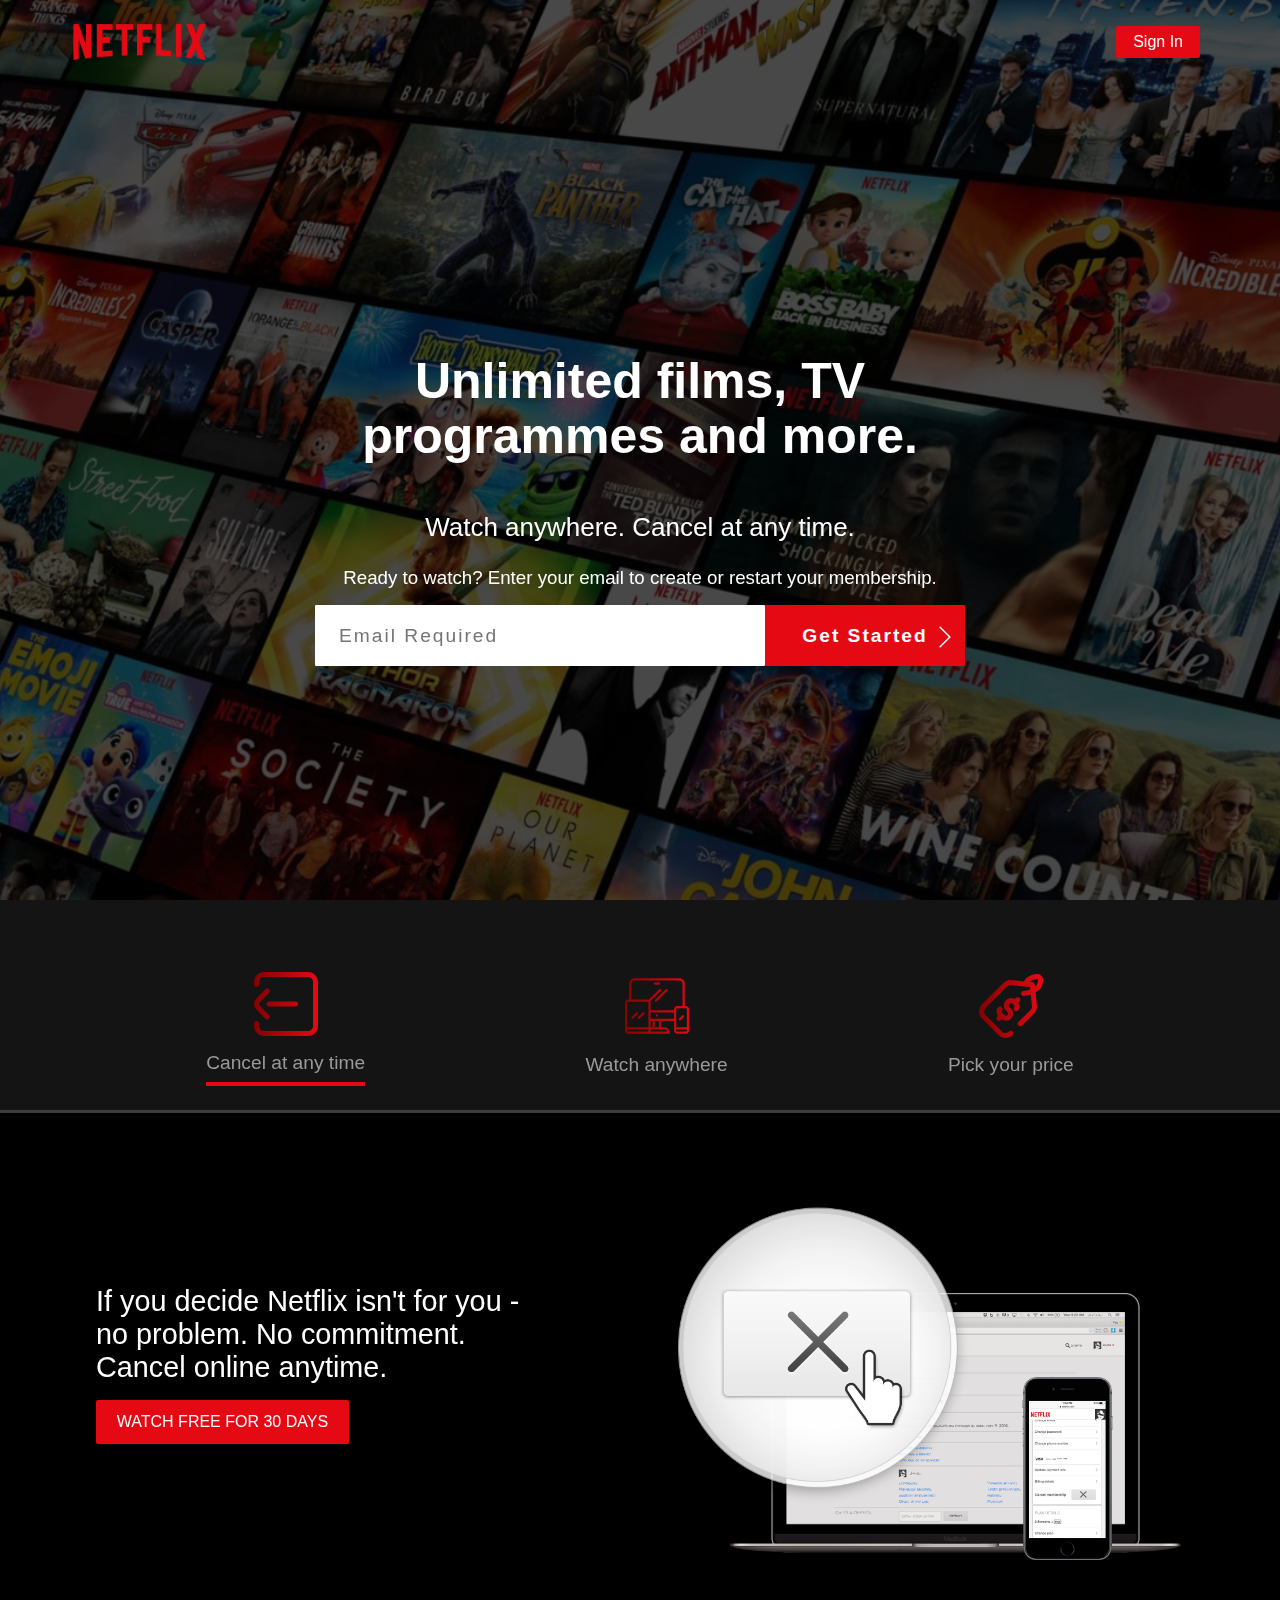
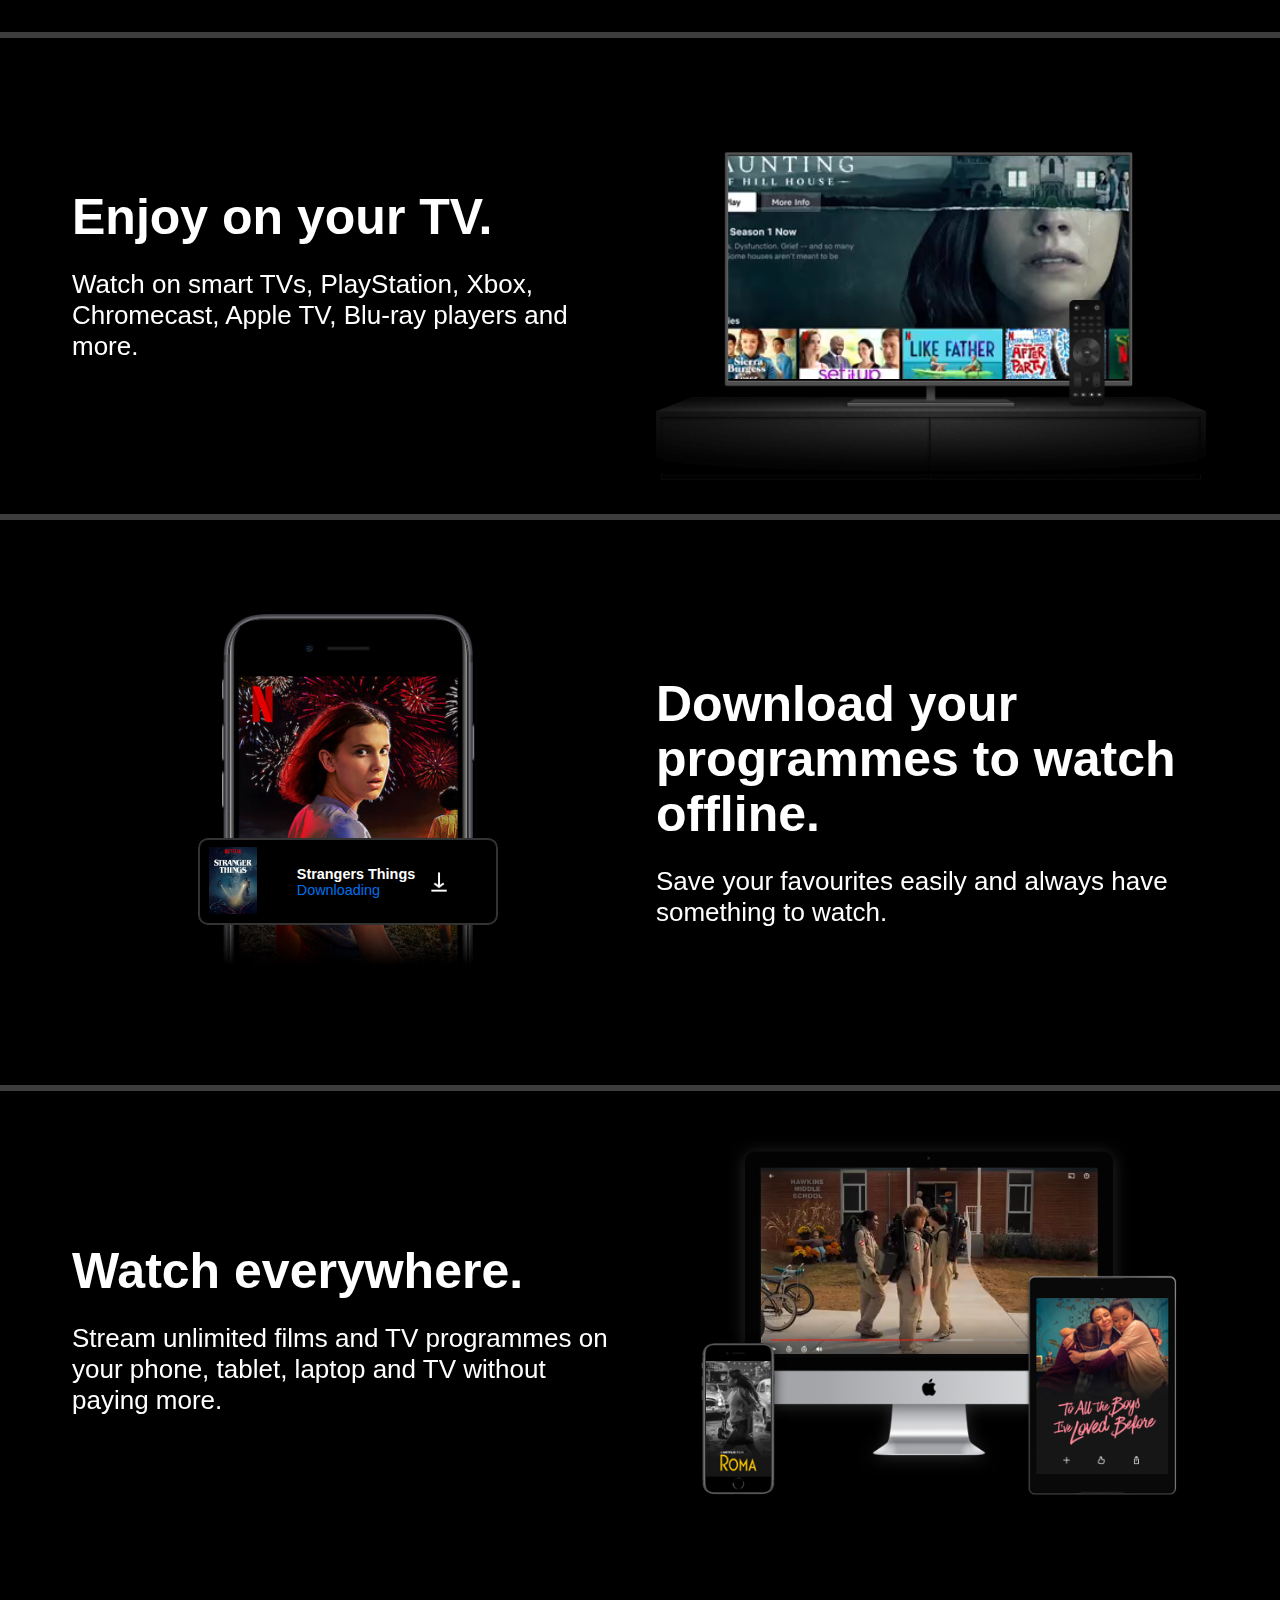
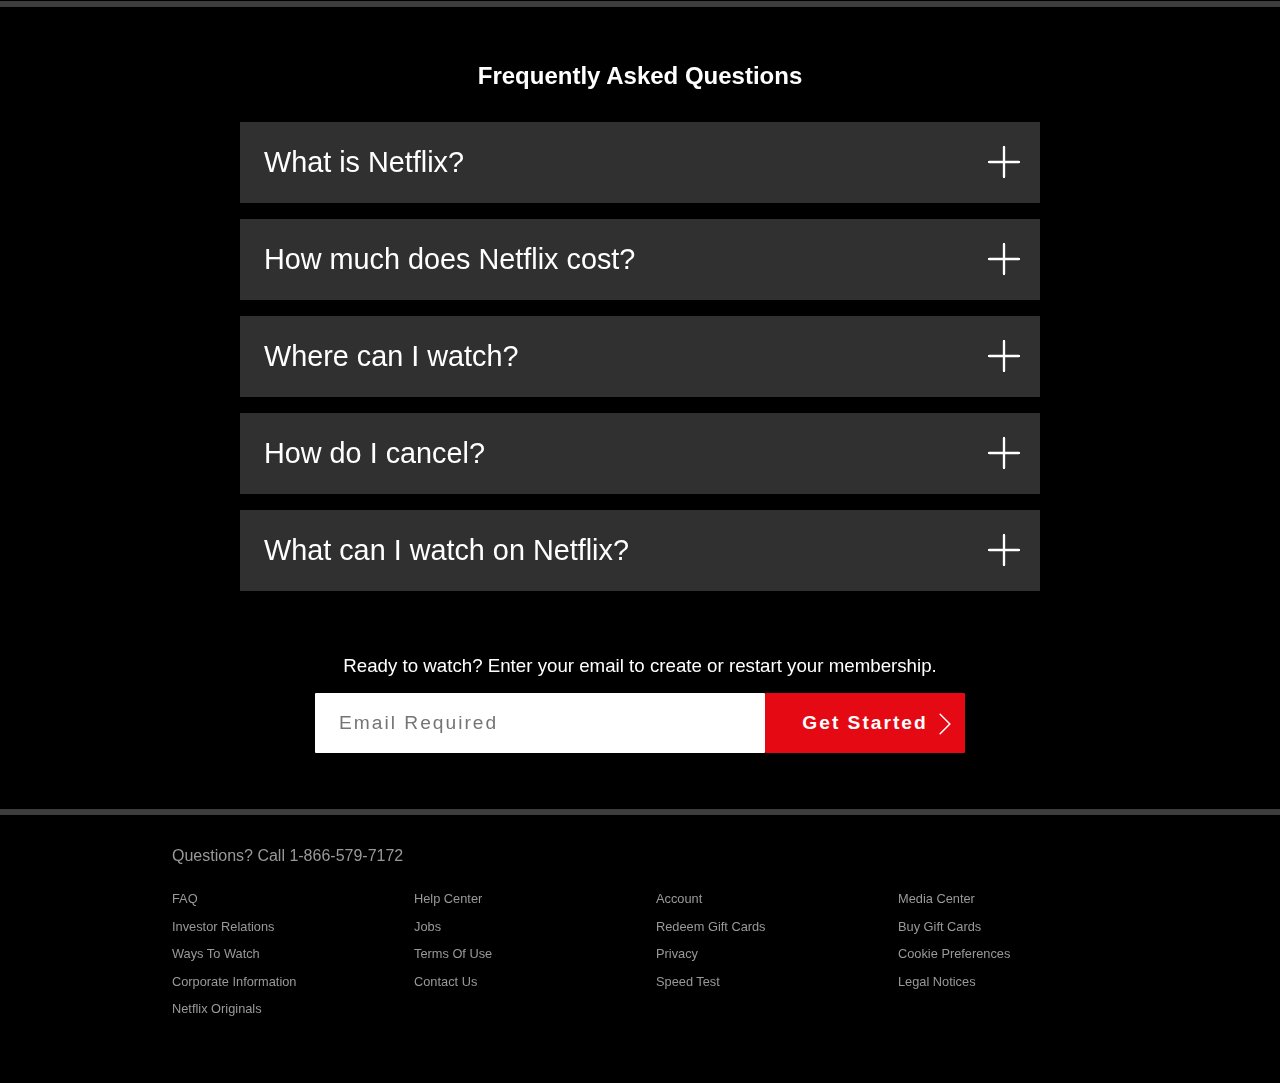
<file: index.html>
<!DOCTYPE html>
<html lang="en">
<head>
  <meta charset="UTF-8">
  <meta name="description" content="This is a Netflix clone">
  <meta http-equiv="X-UA-Compatible" content="IE=edge">
  <meta name="viewport" content="width=device-width, initial-scale=1.0">
  <link rel="shortcut icon" href="netflix.svg">
  <link rel="stylesheet" href="css/utilities.css">
  <link rel="stylesheet" href="css/style.css">
  <title>Netflix Clone | Watch Tv Shows Online, Watch Movies Online</title>
</head>
<body>
  <header class="showcase">
    <div class="container">
      <div class="showcase-top flex">
        <img class="logo" src="img/logo.png" alt="netflix logo">
        <a href="#" class="btn btn-primary">Sign In</a>
      </div>
      <div class="showcase-content flex text-center">
        <h1 class="card-title">Unlimited films, TV programmes and more.</h1>
        <h2 class="card-subtitle">Watch anywhere. Cancel at any time.</h2>
        <h3 class="form-title">Ready to watch? Enter your email to create or restart your membership.</h3>
        <form action="#">
          <div class="email-form flex">
            <input type="email" placeholder="Email Required" required>
            <!-- <a href="#"><span>Get Started</span></a> -->
            <button type="submit">Get Started</button>
          </div>
        </form>
      </div>
    </div>
  </header>

  <!-- Section tabs -->
  <section class="tabs">
    <div class="container ">
      <div id="tab-1" class="tab-item tab-border flex">
        <img class="icon" src="img/log-out.svg" alt="icon log out">
        <p class="hide-sm">Cancel at any time</p>
      </div>
      <div id="tab-2" class="tab-item flex">
        <img class="icon" src="img/responsive.svg" alt="icon responsive">
        <p class="hide-sm">Watch anywhere</p>
      </div>
      <div id="tab-3" class="tab-item flex">
        <img class="icon" src="img/price-tag.svg" alt="icon log out">
        <p class="hide-sm">Pick your price</p>
      </div>
    </div>
  </section>

  <section class="tab-content py-3">
    <div class="container">
      <!-- tab content 1 -->
      <div id="tab-1-content" class="tab-content-item show">
        <div class="tab-1-content-inner grid text-center">
          <div>
            <p class="text-lg">If you decide Netflix isn't for you - no problem. No commitment. Cancel online anytime.
            </p>
            <a class="btn btn-primary btn-lg my-1" href="#">Watch free for 30 days</a>
          </div>
          <img src="img/tab-content-1.png" alt="cancel account">
        </div>
      </div>

      <!-- tab content 2 -->
      <div id="tab-2-content" class="tab-content-item">
        <!-- tab content 2-content top -->
        <div class="tab-2-content-top text-center grid py-2">
          <p class="text-lg">Watch TV shows and movies anytime, anywhere — personalized for you.
          </p>
          <a class="btn btn-primary btn-lg my-1" href="#">Watch free for 30 days</a>
        </div>
        <!-- tab content 2-content bottom -->
        <div class="tab-2-content-bottom grid">
          <div class="tab-2-content-1">
            <img src="img/tab-content-2-1.png" alt="cancel account">
            <h3>Watch on your TV</h3>
            <p class="text-dark">Smart TVs, PlayStation, Xbox, Chromecast, Apple TV, Blu-ray players and more.</p>
          </div>
          <div class="tab-2-content-2">
            <img src="img/tab-content-2-2.png" alt="cancel account">
            <h3>Watch instantly or download for later</h3>
            <p class="text-dark">Available on phone and tablet, wherever you go.</p>
          </div>
          <div class="tab-2-content-3">
            <img src="img/tab-content-2-3.png" alt="cancel account">
            <h3>Use any computer</h3>
            <p class="text-dark">Watch right on Netflix.com.</p>
          </div>
        </div>
      </div>
      <!-- tab content 3 -->
      <div id="tab-3-content" class="tab-content-item">
        <!-- tab content 3-content top -->
        <div class="tab-3-top text-center flex py-2">
          <p class="text-lg">Choose one plan and watch everything on Netflix.
          </p>
          <a class="btn btn-primary btn-lg my-1" href="#">Watch free for 30 days</a>
        </div>
        <!-- tab content 3-content bottom -->
        <div class="table tab-3-table">
          <ul class="row">
            <li class="legend"></li>
            <li class="red">Basic</li>
            <li class="red">Standard</li>
            <li class="red">Premium</li>
          </ul>
          <ul class="row">
            <li class="legend">Monthly price free ends on 6/19/21</li>
            <li>$8.99</li>
            <li>$12.99</li>
            <li>$15.99</li>
          </ul>
          <ul class="row">
            <li class="legend">HD Available</li>
            <li><img src="img/cancel.svg" alt="cancel icon"></li>
            <li><img src="img/check.svg" alt="check icon"></li>
            <li><img src="img/check.svg" alt="check icon"></li>
          </ul>
          <ul class="row">
            <li class="legend">Ultra HD Available</li>
            <li><img src="img/cancel.svg" alt="cancel icon"></li>
            <li><img src="img/cancel.svg" alt="cancel icon"></li>
            <li><img src="img/check.svg" alt="check icon"></li>
          </ul>
          <ul class="row">
            <li class="legend">Screens you can watch at the same time</li>
            <li><img src="img/number1.svg" alt="icon number 1"></li>
            <li><img src="img/number2.svg" alt="icon number 2"></li>
            <li><img src="img/number4.svg" alt="icon number 4"></li>
          </ul>
          <ul class="row">
            <li class="legend">Watch on your laptop, TV, phone and tablet</li>
            <li><img src="img/check.svg" alt="check icon"></li>
            <li><img src="img/check.svg" alt="check icon"></li>
            <li><img src="img/check.svg" alt="check icon"></li>
          </ul>
          <ul class="row">
            <li class="legend">Unlimited movies and TV shows</li>
            <li><img src="img/check.svg" alt="check icon"></li>
            <li><img src="img/check.svg" alt="check icon"></li>
            <li><img src="img/check.svg" alt="check icon"></li>
          </ul>
          <ul class="row">
            <li class="legend">Cancel anytime</li>
            <li><img src="img/check.svg" alt="check icon"></li>
            <li><img src="img/check.svg" alt="check icon"></li>
            <li><img src="img/check.svg" alt="check icon"></li>
          </ul>
          <ul class="row">
            <li class="legend">First month free</li>
            <li><img src="img/check.svg" alt="check icon"></li>
            <li><img src="img/check.svg" alt="check icon"></li>
            <li><img src="img/check.svg" alt="check icon"></li>
          </ul>

        </div>
      </div>
    </div>
  </section>
  <!-- section slideshow -->
  <section class="slideshow py-2">
    <div class="container grid">
      <div>
        <h2 class="card-title">Enjoy on your TV.</h2>
        <p class="card-subtitle">Watch on smart TVs, PlayStation, Xbox, Chromecast, Apple TV, Blu-ray players and more.
        </p>
      </div>

      <div class="tv">
        <img src="img/tv.png" alt="image of a tv set">
        <video class="video" src="img/video-tv-0819.m4v" autoplay muted loop></video>
      </div>
    </div>
  </section>

  <section class="slideshow py-2">
    <div class="container grid">
      <div>
        <h2 class="card-title">Download your programmes to watch offline.</h2>
        <p class="card-subtitle">Save your favourites easily and always have something to watch.
        </p>
      </div>

      <div class="mobile">
        <img src="img/mobile-0819.jpg" alt="image of smart with a girl on the screen">
        <div class="card-animations">
          <div class="card-animations-image">
            <img class="boxshot" src="img/boxshot.png" alt="cover of the movie strangers things">
          </div>
          <div class="card-animations-text">
            <div>
              <p>Strangers Things</p>
              <p>Downloading</p>
            </div>
            <img class="gif" src="img/download-icon.gif" alt="download gif">
          </div>
        </div>
      </div>
    </div>
  </section>

  <section class="slideshow py-2">
    <div class="container grid">
      <div>
        <h2 class="card-title">Watch everywhere.</h2>
        <p class="card-subtitle">Stream unlimited films and TV programmes on your phone, tablet, laptop and TV without
          paying more.
        </p>
      </div>

      <div class="apple-tv">
        <img src="img/device-pile.png" alt="image of a tv set">
        <video class="video" src="img/video-devices.m4v" autoplay muted loop></video>
      </div>
    </div>
  </section>
  <!-- Section Questions -->
  <section class="questions my-2">
    <div class="container">
      <h2 class="text-center card-title my-2">Frequently Asked Questions</h2>
      <!-- collapsible 1 -->
      <div class="collapsible ">
        <div class="collapsible-header flex">
          <h2>What is Netflix?</h2>
          <img class="icon" src="img/close.svg" alt="close icon">
        </div>
        <div class="collapsible-content">
          <p>Netflix is a streaming service that offers a wide variety of award-winning TV programmes, films, anime,
            documentaries and more – on thousands of internet-connected devices.</p>
          <p>You can watch as much as you want, whenever you want, without a single advert – all for one low monthly
            price. There's always something new to discover, and new TV programmes and films are added every week!</p>
        </div>
      </div>
      <!-- collapsible 2 -->
      <div class="collapsible ">
        <div class="collapsible-header flex">
          <h2>How much does Netflix cost?</h2>
          <img class="icon" src="img/close.svg" alt="close icon">
        </div>
        <div class="collapsible-content">
          <p>Watch Netflix on your smartphone, tablet, smart TV, laptop or streaming device, all for one fixed monthly
            fee. Plans range from €7.99 to €17.99 a month. No extra costs, no contracts.</p>
        </div>
      </div>
      <!-- collapsible 3 -->
      <div class="collapsible ">
        <div class="collapsible-header flex">
          <h2>Where can I watch?</h2>
          <img class="icon" src="img/close.svg" alt="close icon">
        </div>
        <div class="collapsible-content">
          <p>Watch anywhere, anytime, on an unlimited number of devices. Sign in with your Netflix account to watch
            instantly on the web at netflix.com from your personal computer or on any internet-connected device that
            offers the Netflix app, including smart TVs, smartphones, tablets, streaming media players and game
            consoles.</p>
          <p>You can also download your favourite programmes with the iOS, Android, or Windows 10 app. Use downloads to
            watch while you're on the go and without an internet connection. Take Netflix with you anywhere.</p>
        </div>
      </div>
      <!-- collapsible 4 -->
      <div class="collapsible ">
        <div class="collapsible-header flex">
          <h2>How do I cancel?</h2>
          <img class="icon" src="img/close.svg" alt="close icon">
        </div>
        <div class="collapsible-content">
          <p>Netflix is flexible. There are no annoying contracts and no commitments. You can easily cancel your account
            online in two clicks. There are no cancellation fees – start or stop your account at any time.</p>
        </div>
      </div>
      <!-- collapsible 5 -->
      <div class="collapsible ">
        <div class="collapsible-header flex">
          <h2>What can I watch on Netflix?</h2>
          <img class="icon" src="img/close.svg" alt="close icon">
        </div>
        <div class="collapsible-content">
          <p>Netflix has an extensive library of feature films, documentaries, TV programmes, anime, award-winning
            Netflix originals, and more. Watch as much as you want, any time you want.</p>
        </div>
      </div>
    </div>
    <!-- Form -->
    <div class="container text-center">
      <h3 class="form-title">Ready to watch? Enter your email to create or restart your membership.</h3>
      <form action="#">
        <div class="email-form flex">
          <input type="email" placeholder="Email Required" required>
          <button type="submit">Get Started</button>
        </div>
      </form>
    </div>
  </section>
  <!-- Footer -->
  <footer class="main-footer py-2">
    <p>Questions? Call 1-866-579-7172</p>
    <div class=" container grid">
      <ul>
        <li><a href="#">FAQ</a></li>
        <li><a href="#">Investor Relations</a></li>
        <li><a href="#">Ways To Watch</a></li>
        <li><a href="#">Corporate Information</a></li>
        <li><a href="#">Netflix Originals</a></li>
      </ul>
      <ul>
        <li><a href="#">Help Center</a></li>
        <li><a href="#">Jobs</a></li>
        <li><a href="#">Terms Of Use</a></li>
        <li><a href="#">Contact Us</a></li>
      </ul>
      <ul>
        <li><a href="#">Account</a></li>
        <li><a href="#">Redeem Gift Cards</a></li>
        <li><a href="#">Privacy</a></li>
        <li><a href="#">Speed Test</a></li>
      </ul>
      <ul>
        <li><a href="#">Media Center</a></li>
        <li><a href="#">Buy Gift Cards</a></li>
        <li><a href="#">Cookie Preferences</a></li>
        <li><a href="#">Legal Notices</a></li>
      </ul>
    </div>
  </footer>
  <script src="js/main.js"></script>
</body>
</html>
</file>
<file: css/utilities.css>
.text-center {
  text-align: center;
}
.container {
  max-width: 1200px;
  margin: 0 auto;
  padding: 1.5rem 2rem;
  overflow: hidden;
}

.flex {
  display: flex;
  flex-direction: column;
  justify-content: center;
  align-items: center;
}

.grid {
  display: grid;
  grid-template-columns: 1fr;
  justify-content: center;
  align-items: center;
  gap: 2rem;
}

.hide-sm {
  display: none;
}

/* Typography */
.text-xl {
  font-size: 1.5rem;
  color: #fff;
}
.text-lg {
  font-size: 1.3rem;
  color: #fff;
}
/* Buttons */
.btn {
  display: inline-block;
  padding: 7px 17px;
  font-weight: 400;
  font-size: 1rem;
  border-radius: 2px;
  outline: none;
  border: none;
  margin-right: 0.5rem;
}

.btn:hover {
  opacity: 0.9;
}
.btn-primary {
  background: var(--primary-color);
}

.btn-rounded {
  border-radius: 5px;
}

.btn-xl {
  font-size: 2rem;
  padding: 1.5rem 2.1rem;
  text-transform: uppercase;
}

.btn-lg {
  font-size: 1rem;
  padding: 0.8rem 1.3rem;
  text-transform: uppercase;
}

.card-title {
  font-size: 1.5rem;
  line-height: 1.1;
  text-align: center;
  margin-bottom: 1.5rem;
}
.card-subtitle {
  font-size: 1.1rem;
  text-align: center;
}
/* Margin and Padding  */
.my-1 {
  margin: 1rem 0;
}

.my-2 {
  margin: 2rem 0;
}

.my-3 {
  margin: 3rem 0;
}

.my-4 {
  margin: 4rem 0;
}

.my-5 {
  margin: 5rem 0;
}

.m-1 {
  margin: 1rem;
}

.m-2 {
  margin: 2rem;
}

.m-3 {
  margin: 3rem;
}

.m-4 {
  margin: 4rem;
}

.m-5 {
  margin: 5rem;
}

.py-1 {
  padding: 1rem 0;
}

.py-2 {
  padding: 2rem 0;
}

.py-3 {
  padding: 3rem 0;
}

.py-4 {
  padding: 4rem 0;
}

.py-5 {
  padding: 5rem 0;
}
.p-1 {
  padding: 1rem;
}

.p-2 {
  padding: 2rem;
}

.p-3 {
  padding: 3rem;
}

.p-4 {
  padding: 4rem;
}

.p-5 {
  padding: 5rem;
}
</file>
<file: css/style.css>
@import url("https://fonts.googleapis.com/css2?family=Bebas+Neue&display=swap");

:root {
  --primary-color: #e50914;
  --dark-color: #141414;
}
* {
  margin: 0;
  padding: 0;
  box-sizing: border-box;
}

body {
  font-family: "Arial", sans-serif;
  background: #000;
  color: #999;
}

a {
  text-decoration: none;
  color: #fff;
}

ul {
  list-style: none;
}

img {
  display: block;
  width: 100%;
}

/* Showcase */
.logo {
  height: 24px;
  width: 100px;
}
.showcase {
  height: 100vh;
  width: 100%;
  background: url(../img/background.jpg) no-repeat center center/cover;
  background-color: rgb(48, 48, 48);
  background-blend-mode: overlay;
}
.showcase-top {
  flex-direction: row;
  justify-content: space-between;
}
.showcase-content {
  color: #fff;
  height: 100vh;
  max-width: 640px;
  margin: 0 auto;
}

.showcase .card-title {
  font-size: 1.75rem;
}

.showcase .card-subtitle {
  font-size: 1.625rem;
  margin: 1.5rem 0;
  font-weight: 400;
}

.showcase .form-title,
.questions .form-title {
  margin-bottom: 1rem;
  font-weight: 400;
}

.email-form input {
  border: 0;
  margin-bottom: 2rem;
}

.email-form input:focus,
.email-form button:focus {
  outline: 0;
}
.email-form input,
.email-form button {
  /* padding: 1.2rem 2rem; */
  padding: 0.8rem 1.5rem;
  letter-spacing: 2px;
  border-radius: 1px;
  font-size: 1.2rem;
}

.email-form button {
  display: inline-block;
  background: var(--primary-color);
  color: #fff;
  font-weight: bold;
  border: 0;
  cursor: pointer;
  position: relative;
  width: 200px;
}

.email-form button::after {
  content: "";
  position: absolute;
  background: url(../img/right-chevron.svg);
  background-size: 1.5rem 1.5rem;
  height: 24px;
  width: 24px;
  margin-left: 0.3rem;
}

/* Tab Content */
.tabs {
  border-bottom: 3px solid #3d3d3d;
  background: var(--dark-color);
  padding-top: 2rem;
}

.tabs .container {
  display: flex;
  justify-content: space-between;
  align-items: center;
}

.tabs .icon {
  width: 3rem;
  margin: 1rem 0;
}

.tabs p {
  font-size: 1.2rem;
  padding-bottom: 0.5rem;
}

.tabs .container > div {
  transition: transform, color, 0.2s ease;
}
.tabs .container > div:hover {
  transform: translateY(-1%) scale(0.99);
  color: #fff;
  cursor: pointer;
}

.tab-border {
  border-bottom: 4px solid var(--primary-color);
}

/* Hide content initially */
#tab-1-content,
#tab-2-content,
#tab-3-content {
  display: none;
}

#tab-1-content.show,
#tab-2-content.show,
#tab-3-content.show {
  display: block;
}

.tab-1-content-inner img {
  width: 300px;
  margin: 0 auto;
}

.tabs .container,
.tab-content .container {
  max-width: 90%;
  margin: 0 auto;
  overflow: hidden;
}

.tab-2-content-bottom h3 {
  text-align: center;
  color: #fff;
  margin-bottom: 1rem;
  font-weight: 100;
}

.tab-2-content-bottom p {
  text-align: center;
}

.tab-3-table img {
  width: 1.5rem;
}
.tab-2-content-1,
.tab-2-content-2,
.tab-2-content-3 {
  margin-bottom: 1rem;
}

/* Responsive Table */
.table {
  display: flex;
  flex-direction: column;
  justify-content: center;
  align-items: center;
  max-width: 400px;
  margin: 0 auto;
}
.table .row img {
  width: 1rem;
  margin: 0 auto;
}

.table .row:first-of-type li {
  text-align: center;
  color: #fff;
  text-transform: uppercase;
  padding: 0.8rem;
  font-size: 0.7rem;
  font-weight: 700;
}
.table .row {
  display: flex;
  justify-content: center;
  align-items: center;
  flex-wrap: wrap;
  flex: 2;
  color: #fff;
  font-size: 0.8rem;
}

.table .row li {
  flex: 1;
  padding: 10px;
  text-align: center;
  width: 260px;
}

.table .row:nth-child(even) {
  background: linear-gradient(45deg, #333, #222);
}
.table .row .legend {
  width: 260px;
  text-align: left;
  /* background: linear-gradient(to left, rgb(131, 2, 2), var(--primary-color)); */
}

/* Slideshow */

.slideshow {
  border-top: 6px solid #3d3d3d;
  color: #fff;
}

/* First Card  */
.tv {
  position: relative;
  max-width: 550px;
  overflow: hidden;
}

.video {
  position: absolute;
  top: 0;
  left: 0;
  width: 100%;
  z-index: -1;
}

/* Second Card */
.apple-tv {
  position: relative;
  max-width: 600px;
  overflow: hidden;
}

.apple-tv .video {
  position: absolute;
  top: 10%;
  left: 19%;
  width: 61%;

  z-index: -1;
}

/* Third Card*/

.mobile {
  order: -1;
}
.card-animations {
  display: flex;
  justify-content: center;
  align-items: center;
  gap: 1rem;
  background: #000;
  border-radius: 10px;
  border: 2px solid #333;
  max-width: 300px;
  margin: 0 auto;
  padding: 1.1rem 0.5rem;
  position: relative;
  bottom: 5rem;
}
.card-animations-image {
  width: 3rem;
  height: 2.5rem;
  object-fit: cover;
}

.boxshot {
  width: 100%;
  position: relative;
  bottom: 0.9rem;
  right: 1.5rem;
}

.card-animations-text p {
  font-size: 0.9rem;
}
.card-animations-text p:nth-child(1) {
  font-weight: 700;
}
.card-animations-text p:nth-child(2) {
  color: #0071eb;
}

.card-animations-text {
  display: flex;
  justify-content: center;
  align-items: center;
}
.gif {
  width: 3em;
  height: 3em;
  outline: 2px solid #000;
  outline-offset: -2px;
}

/* Questions Sections */

.questions {
  color: #fff;
  border-top: 6px solid #3d3d3d;
}
.questions .collapsible {
  max-width: 800px;
  margin: 0 auto;
  margin-bottom: 1rem;
  background: #303030;
  padding: 1rem;
}

.collapsible .collapsible-header {
  flex-direction: row;
  justify-content: space-between;
}

.collapsible-header h2 {
  font-size: 1.1rem;
  font-weight: 400;
}

.collapsible-content {
  max-height: 0;
  opacity: 0;
  overflow: hidden;
  transition: all 0.4s ease;
}

.show + .collapsible-content {
  max-height: 100vh;
  opacity: 1;
}
.collapsible .collapsible-content p {
  padding: 1rem 0;
  font-size: 1.2rem;
}
.questions .icon {
  width: 1rem;
  transform: rotate(-45deg);
  transition: transform 0.4s ease;
  cursor: pointer;
}

.show > .icon {
  transform: rotate(90deg);
}

/* Footer */
.main-footer {
  border-top: 6px solid #3d3d3d;
}

.main-footer p {
  max-width: 1000px;
  margin: 0 auto;
  padding-left: 2rem;
}
.main-footer .container {
  grid-template-columns: repeat(2, 1fr);
}
.main-footer a {
  color: #999;
  font-size: 0.8rem;
}

/* ############# */
/* MEDIA QUERIES */
/* ############## */
@media (min-width: 768px) {
  .hide-sm {
    display: initial;
  }
  .logo {
    height: 32px;
    width: 108px;
  }

  .showcase .card-title {
    font-size: 3.125rem;
  }

  .card-subtitle {
    font-size: 1.625rem;
  }
  .email-form {
    flex-direction: row;
  }

  .email-form input {
    margin-bottom: 0;
    min-width: 450px;
  }
  .email-form input,
  .email-form button {
    padding: 1.2rem 1.5rem;
  }
  .email-form button {
    display: inline-block;
  }

  .tabs .container {
    justify-content: space-around;
  }

  .tabs .container,
  .tab-content .container {
    max-width: 100%;
    margin: 0 auto;
  }
  .tab-1-content-inner img {
    width: 100%;
    margin: 0 auto;
  }

  .tab-1-content-inner {
    grid-template-columns: repeat(2, 1fr);
  }

  .tab-1-content-inner > div {
    width: 450px;
    text-align: left;
  }
  .tab-2-content-top {
    gap: 1rem;
    text-align: left;
    grid-template-columns: repeat(3, 1fr);
  }

  .tab-2-content-top a {
    margin-left: auto;
  }

  .tab-2-content-top .text-lg {
    grid-column: 1/3;
  }

  .tab-2-content-bottom {
    display: grid;
    grid-template-columns: repeat(2, 1fr);
    align-items: flex-start;
  }

  /* responsive table */
  .table {
    align-items: center;
    max-width: 1200px;
    padding: 0 1rem;
  }

  .table .row {
    font-size: 1rem;
  }

  .table .row img {
    width: 1.5rem;
    margin: 0 auto;
  }

  .table .row .legend {
    width: 600px;
    text-align: left;
  }

  .table .row:first-of-type li {
    font-size: 1rem;
  }
  /* Cards */
  .slideshow {
    padding: 0.5rem 0;
  }
  .slideshow .grid {
    grid-template-columns: repeat(2, 1fr);
    gap: 2rem;
  }
  .slideshow .card-title {
    font-size: 3.125rem;
    text-align: left;
  }

  .slideshow .card-subtitle {
    font-size: 1.625rem;
    text-align: left;
  }

  .card-animations {
    bottom: 8rem;
  }

  /* Collapsible */
  .questions .collapsible {
    padding: 1.5rem;
  }

  .questions .icon {
    width: 1.5rem;
  }
  .collapsible-header h2 {
    font-size: 1.8rem;
    font-weight: 400;
  }

  .collapsible .collapsible-content p {
    padding: 1rem 0;
    font-size: 1.5rem;
  }
  /* Footer */
  .main-footer .container {
    max-width: 1000px;
    grid-template-columns: repeat(4, 1fr);
    align-items: flex-start;
    justify-content: center;
  }

  .main-footer li {
    margin-bottom: 0.6rem;
    white-space: nowrap;
  }

  .main-footer a:hover {
    text-decoration: underline;
  }
}

@media (min-width: 1024px) {
  .logo {
    height: 36px;
    width: 134px;
  }

  .email-form input,
  .email-form button {
    font-size: 1.2rem;
  }
  .text-xl {
    font-size: 2rem;
  }
  .text-lg {
    font-size: 1.8rem;
  }

  .tabs .container,
  .tab-content .container {
    max-width: 90%;
    margin: 0 auto;
    overflow: hidden;
  }
  .tabs .icon {
    width: 4rem;
  }

  .tab-2-content-bottom {
    grid-template-columns: repeat(3, 1fr);
  }

  .table {
    max-width: 1400px;
  }
  .table .row .legend {
    min-width: 300px;
    white-space: nowrap;
  }
}

/* LARGER SCREEN */
@media (min-width: 1440px) {
  .tabs .container,
  .tab-content .container {
    max-width: 80%;
    margin: 0 auto;
  }

  .tab-1-content-inner > div {
    width: 550px;
    text-align: left;
  }

  .tab-1-content img,
  .tab-2-content img {
    width: 100%;
    margin: 0 auto;
  }
}
</file>
